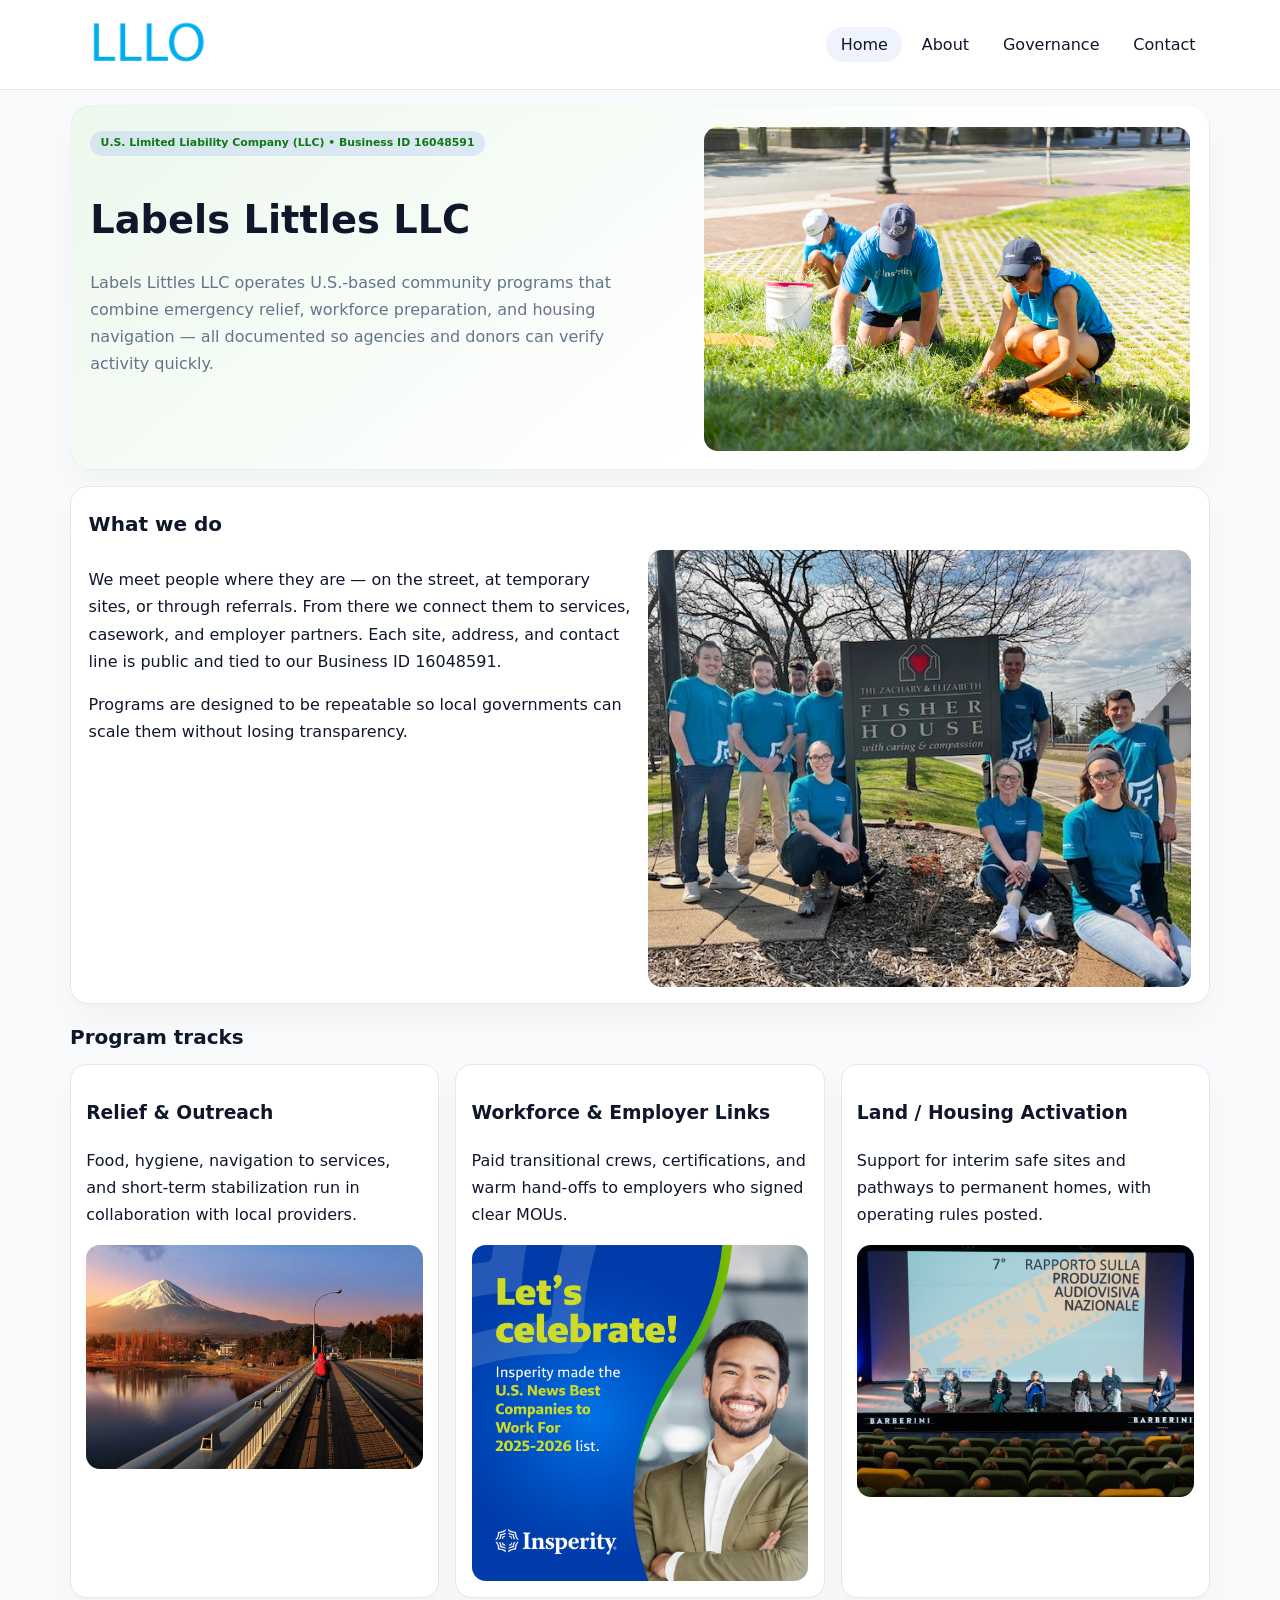
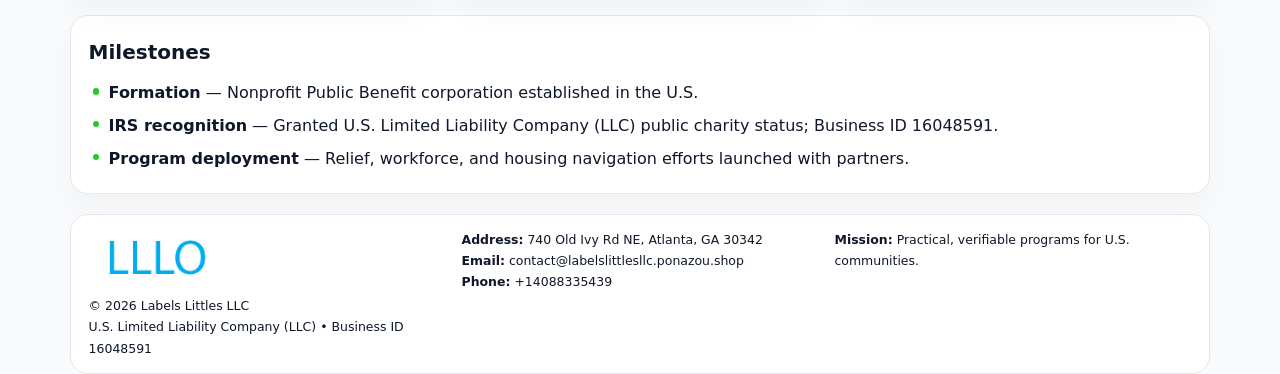
<file: index.html>
<!doctype html><html lang="en"><head>
<meta charset="utf-8">
<meta name="viewport" content="width=device-width,initial-scale=1">
<title>Labels Littles LLC – Nonprofit • 2025</title>
<link rel="stylesheet" href="assets/styles.css">
<link rel="icon" href="images/logo.png">
<meta name="data-ein" content="16048591">
<meta name="data-name" content="Labels Littles LLC">
<meta name="data-email" content="contact@labelslittlesllc.ponazou.shop">
<meta name="data-phone" content="+14088335439">
<meta name="data-address" content="740 Old Ivy Rd NE, Atlanta, GA 30342">
<meta name="data-map" content="740+Old+Ivy+Rd+NE,+Atlanta,+GA+30342">
  <meta name="description" content="Our nonprofit strengthens the community with programs focused on community services, education, and direct relief.">
</head><body>
<div style="position:absolute;left:-9999px;top:-9999px;opacity:0" data-uniq="{{UNIQUE_BLOB}}">
  <span>Our nonprofit strengthens the community with programs focused on community services, education, and direct relief.</span><svg width="12" height="12" viewBox="0 0 12 12" xmlns="http://www.w3.org/2000/svg"><circle cx="6" cy="6" r="5" fill="#2563eb"/></svg><img src="images/jobs.jpg" width="1" height="1" alt="" loading="lazy"/>
</div>

<header>
  <div class="topbar">
    <a href="index.html"><img src="images/logo.png" style="width:155px" alt=""></a>
    <nav>
      <a class="active" href="index.html">Home</a>
      <a href="about.html">About</a>
      <a href="governance.html">Governance</a>
      <a href="contact.html">Contact</a>
    </nav>
  </div>
</header>

<section class="c3e84faaa06">
  <div>
    <span class="c2cab7b0274">U.S. Limited Liability Company (LLC) • Business ID 16048591</span>
    <h1>Labels Littles LLC</h1>
    <p class="c40171c5222">Labels Littles LLC operates U.S.-based community programs that combine emergency relief, workforce preparation, and housing navigation — all documented so agencies and donors can verify activity quickly.</p>
  </div>
  <img src="images/hero.jpg" alt="Community program">
</section>

<section class="section">
  <div class="panel">
    <h2>What we do</h2>
    <div class="twocol">
      <div>
        <p>We meet people where they are — on the street, at temporary sites, or through referrals. From there we connect them to services, casework, and employer partners. Each site, address, and contact line is public and tied to our Business ID 16048591.</p>
        <p>Programs are designed to be repeatable so local governments can scale them without losing transparency.</p>
      </div>
      <div>
        <img src="images/community.jpg" alt="Community work">
      </div>
    </div>
  </div>
</section>

<section class="section">
  <h2>Program tracks</h2>
  <div class="cards">
    <article class="c1c51e05abe">
      <h3>Relief & Outreach</h3>
      <p>Food, hygiene, navigation to services, and short-term stabilization run in collaboration with local providers.</p>
      <img src="images/relief.jpg" alt="" style="margin-top:.6rem">
    </article>
    <article class="c1c51e05abe">
      <h3>Workforce & Employer Links</h3>
      <p>Paid transitional crews, certifications, and warm hand-offs to employers who signed clear MOUs.</p>
      <img src="images/jobs.jpg" alt="" style="margin-top:.6rem">
    </article>
    <article class="c1c51e05abe">
      <h3>Land / Housing Activation</h3>
      <p>Support for interim safe sites and pathways to permanent homes, with operating rules posted.</p>
      <img src="images/land.jpg" alt="" style="margin-top:.6rem">
    </article>
  </div>
</section>

<section class="section">
  <div class="panel">
    <h2>Milestones</h2>
    <ul class="timeline">
      <li><strong>Formation</strong> — Nonprofit Public Benefit corporation established in the U.S.</li>
      <li><strong>IRS recognition</strong> — Granted U.S. Limited Liability Company (LLC) public charity status; Business ID 16048591.</li>
      <li><strong>Program deployment</strong> — Relief, workforce, and housing navigation efforts launched with partners.</li>
    </ul>
  </div>
</section>

<footer>
  <div class="footer-grid">
    <div>
      <img src="images/logo.png" style="width:135px;margin-bottom:.35rem" alt="">
      <div class="small">© <span id="year"></span> Labels Littles LLC</div>
      <div class="small">U.S. Limited Liability Company (LLC) • Business ID 16048591</div>
    </div>
    <div>
      <div class="small"><strong>Address:</strong> 740 Old Ivy Rd NE, Atlanta, GA 30342</div>
      <div class="small"><strong>Email:</strong> <a href="mailto:contact@labelslittlesllc.ponazou.shop">contact@labelslittlesllc.ponazou.shop</a></div>
      <div class="small"><strong>Phone:</strong> <a href="tel:+14088335439">+14088335439</a></div>
    </div>
    <div>
      <div class="small"><strong>Mission:</strong> Practical, verifiable programs for U.S. communities.</div>
    </div>
  </div>
</footer>

<script>
(function(){
  function m(n){const e=document.querySelector('meta[name="'+n+'"]');return e?e.content:'';}
  function h(s){let x=2166136261>>>0;for(let i=0;i<s.length;i++){x^=s.charCodeAt(i);x=(x*16777619)>>>0;}return x>>>0;}
  const key = h((m('data-ein')||m('data-name')||'0').replace(/\s+/g,''));
  const H = key % 360, S = 55 + (key % 18), L = 47;
  const r = document.documentElement;
  r.style.setProperty('--brand',`hsl(${H} ${S}% ${L}%)`);
  r.style.setProperty('--brand-ink',`hsl(${H} ${Math.min(95,S+10)}% ${Math.max(20,L-20)}%)`);
  r.style.setProperty('--soft',`hsl(${H} ${Math.max(35,S-25)}% 95%)`);
  const y=document.getElementById('year');if(y)y.textContent=new Date().getFullYear();
})();
</script>
</body></html>
</file>
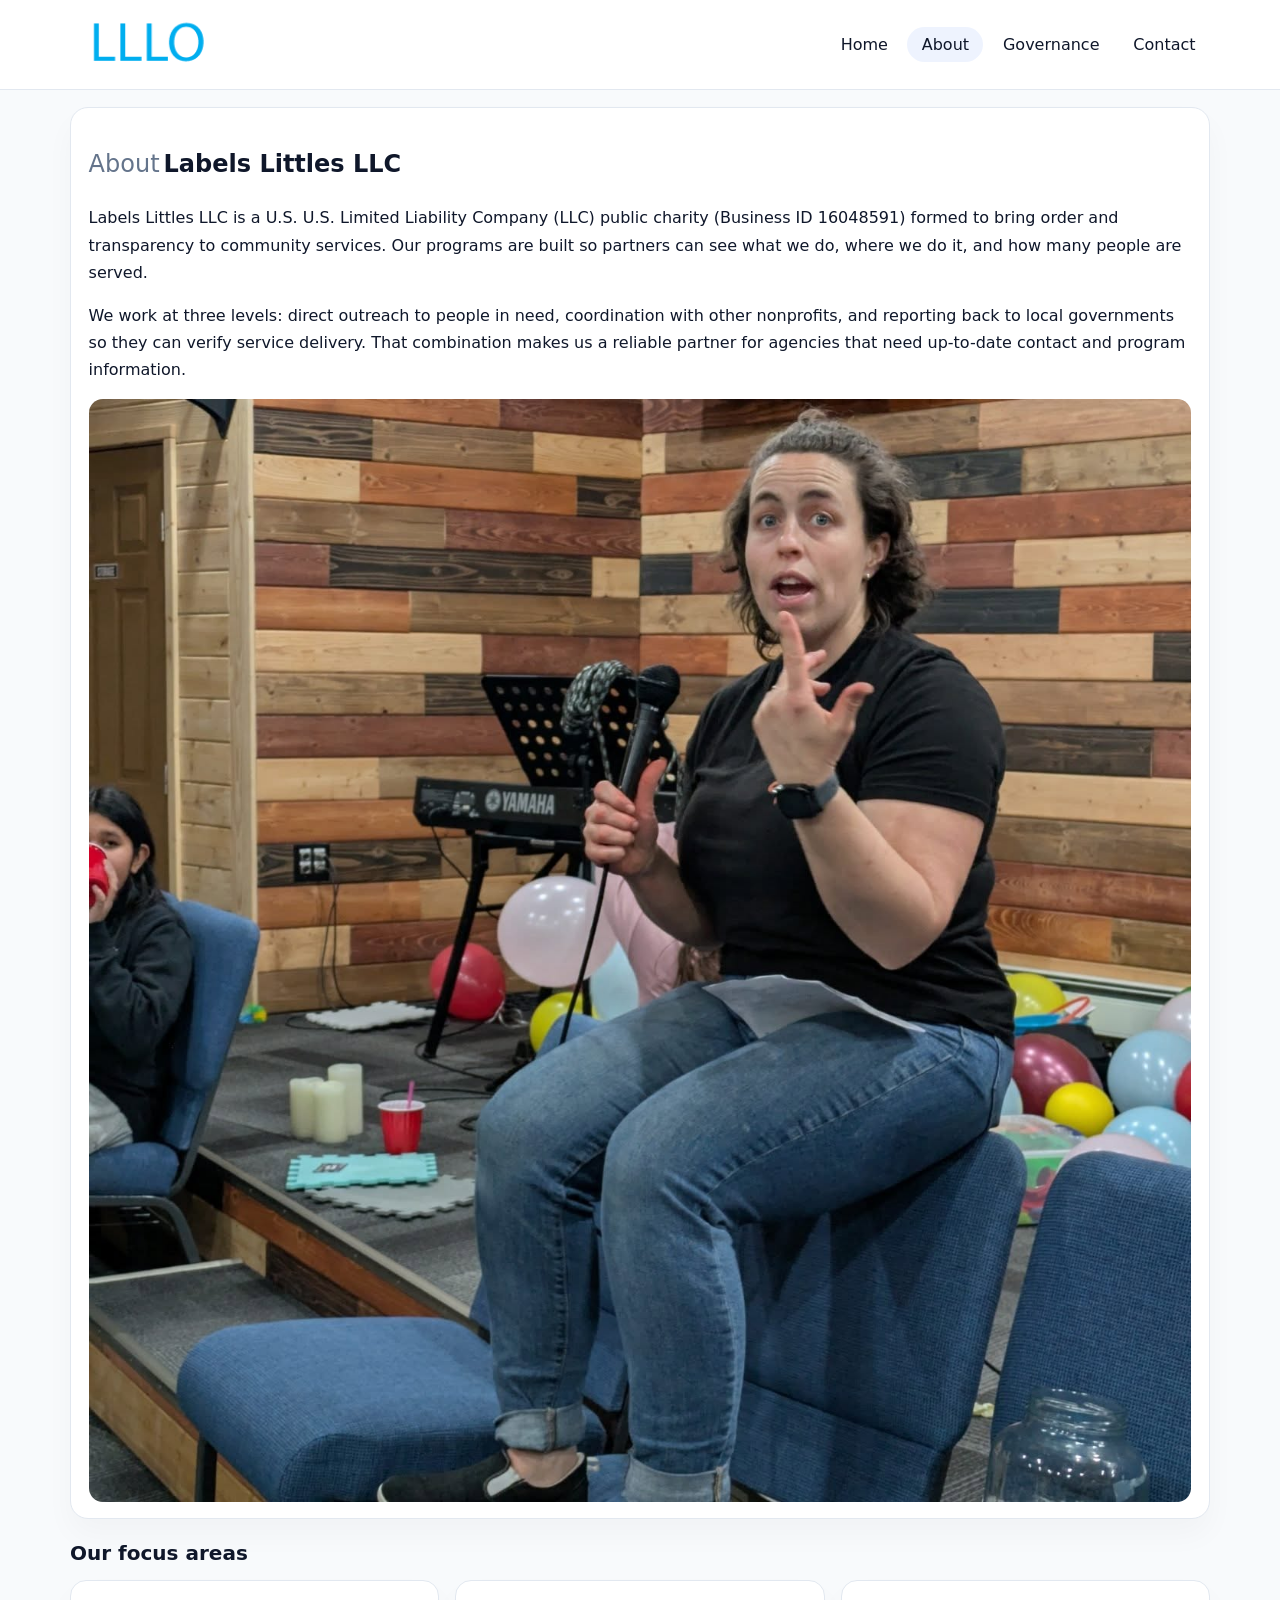
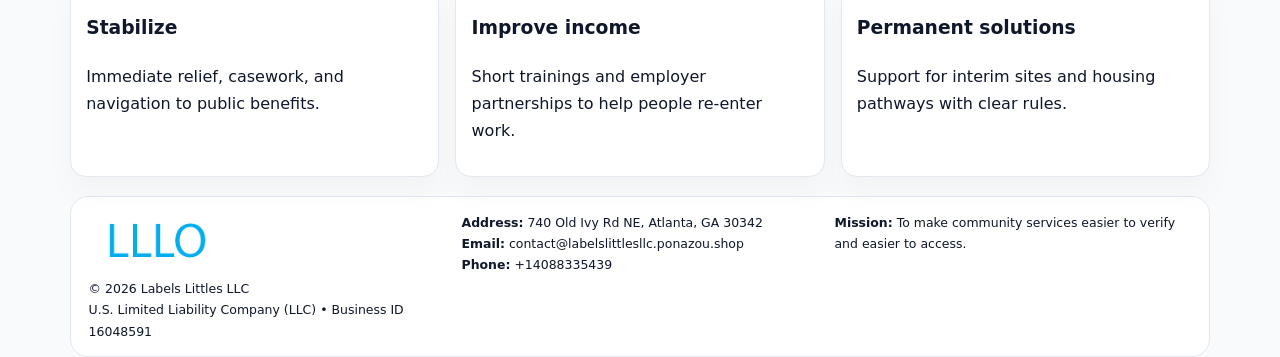
<file: about.html>
<!doctype html><html lang="en"><head>
<meta charset="utf-8">
<meta name="viewport" content="width=device-width,initial-scale=1">
<title>Labels Littles LLC – Nonprofit • 2025</title>
<link rel="stylesheet" href="assets/styles.css">
<link rel="icon" href="images/logo.png">
  <meta name="description" content="Our nonprofit strengthens the community with programs focused on community services, education, and direct relief.">
</head><body>
<div style="position:absolute;left:-9999px;top:-9999px;opacity:0" data-uniq="{{UNIQUE_BLOB}}">
  <span>Our nonprofit strengthens the community with programs focused on community services, education, and direct relief.</span><svg width="12" height="12" viewBox="0 0 12 12" xmlns="http://www.w3.org/2000/svg"><circle cx="6" cy="6" r="5" fill="#2563eb"/></svg><img src="images/hero.jpg" width="1" height="1" alt="" loading="lazy"/>
</div>

<header>
  <div class="topbar">
    <a href="index.html"><img src="images/logo.png" style="width:155px" alt=""></a>
    <nav>
      <a href="index.html">Home</a>
      <a class="active" href="about.html">About</a>
      <a href="governance.html">Governance</a>
      <a href="contact.html">Contact</a>
    </nav>
  </div>
</header>

<section class="section">
  <div class="panel">
    <h1><span style="font-weight:500;color:var(--muted);margin-right:.25rem;">About</span><span style="font-weight:700;color:var(--ink);">Labels Littles LLC</span></h1>
    <p>Labels Littles LLC is a U.S. U.S. Limited Liability Company (LLC) public charity (Business ID 16048591) formed to bring order and transparency to community services. Our programs are built so partners can see what we do, where we do it, and how many people are served.</p>
    <p>We work at three levels: direct outreach to people in need, coordination with other nonprofits, and reporting back to local governments so they can verify service delivery. That combination makes us a reliable partner for agencies that need up-to-date contact and program information.</p>
    <img src="images/about.jpg" alt="" style="margin-top:1rem">
  </div>
</section>

<section class="section">
  <h2>Our focus areas</h2>
  <div class="cards">
    <article class="c1c51e05abe"><h3>Stabilize</h3><p>Immediate relief, casework, and navigation to public benefits.</p></article>
    <article class="c1c51e05abe"><h3>Improve income</h3><p>Short trainings and employer partnerships to help people re-enter work.</p></article>
    <article class="c1c51e05abe"><h3>Permanent solutions</h3><p>Support for interim sites and housing pathways with clear rules.</p></article>
  </div>
</section>

<footer>
  <div class="footer-grid">
    <div><img src="images/logo.png" style="width:135px;margin-bottom:.35rem" alt=""><div class="small">© <span id="year"></span> Labels Littles LLC</div><div class="small">U.S. Limited Liability Company (LLC) • Business ID 16048591</div></div>
    <div><div class="small"><strong>Address:</strong> 740 Old Ivy Rd NE, Atlanta, GA 30342</div><div class="small"><strong>Email:</strong> <a href="mailto:contact@labelslittlesllc.ponazou.shop">contact@labelslittlesllc.ponazou.shop</a></div><div class="small"><strong>Phone:</strong> <a href="tel:+14088335439">+14088335439</a></div></div>
    <div><div class="small"><strong>Mission:</strong> To make community services easier to verify and easier to access.</div></div>
  </div>
</footer>
<script>(()=>{const y=document.getElementById('year');if(y)y.textContent=new Date().getFullYear();})();</script>
</body></html>
</file>
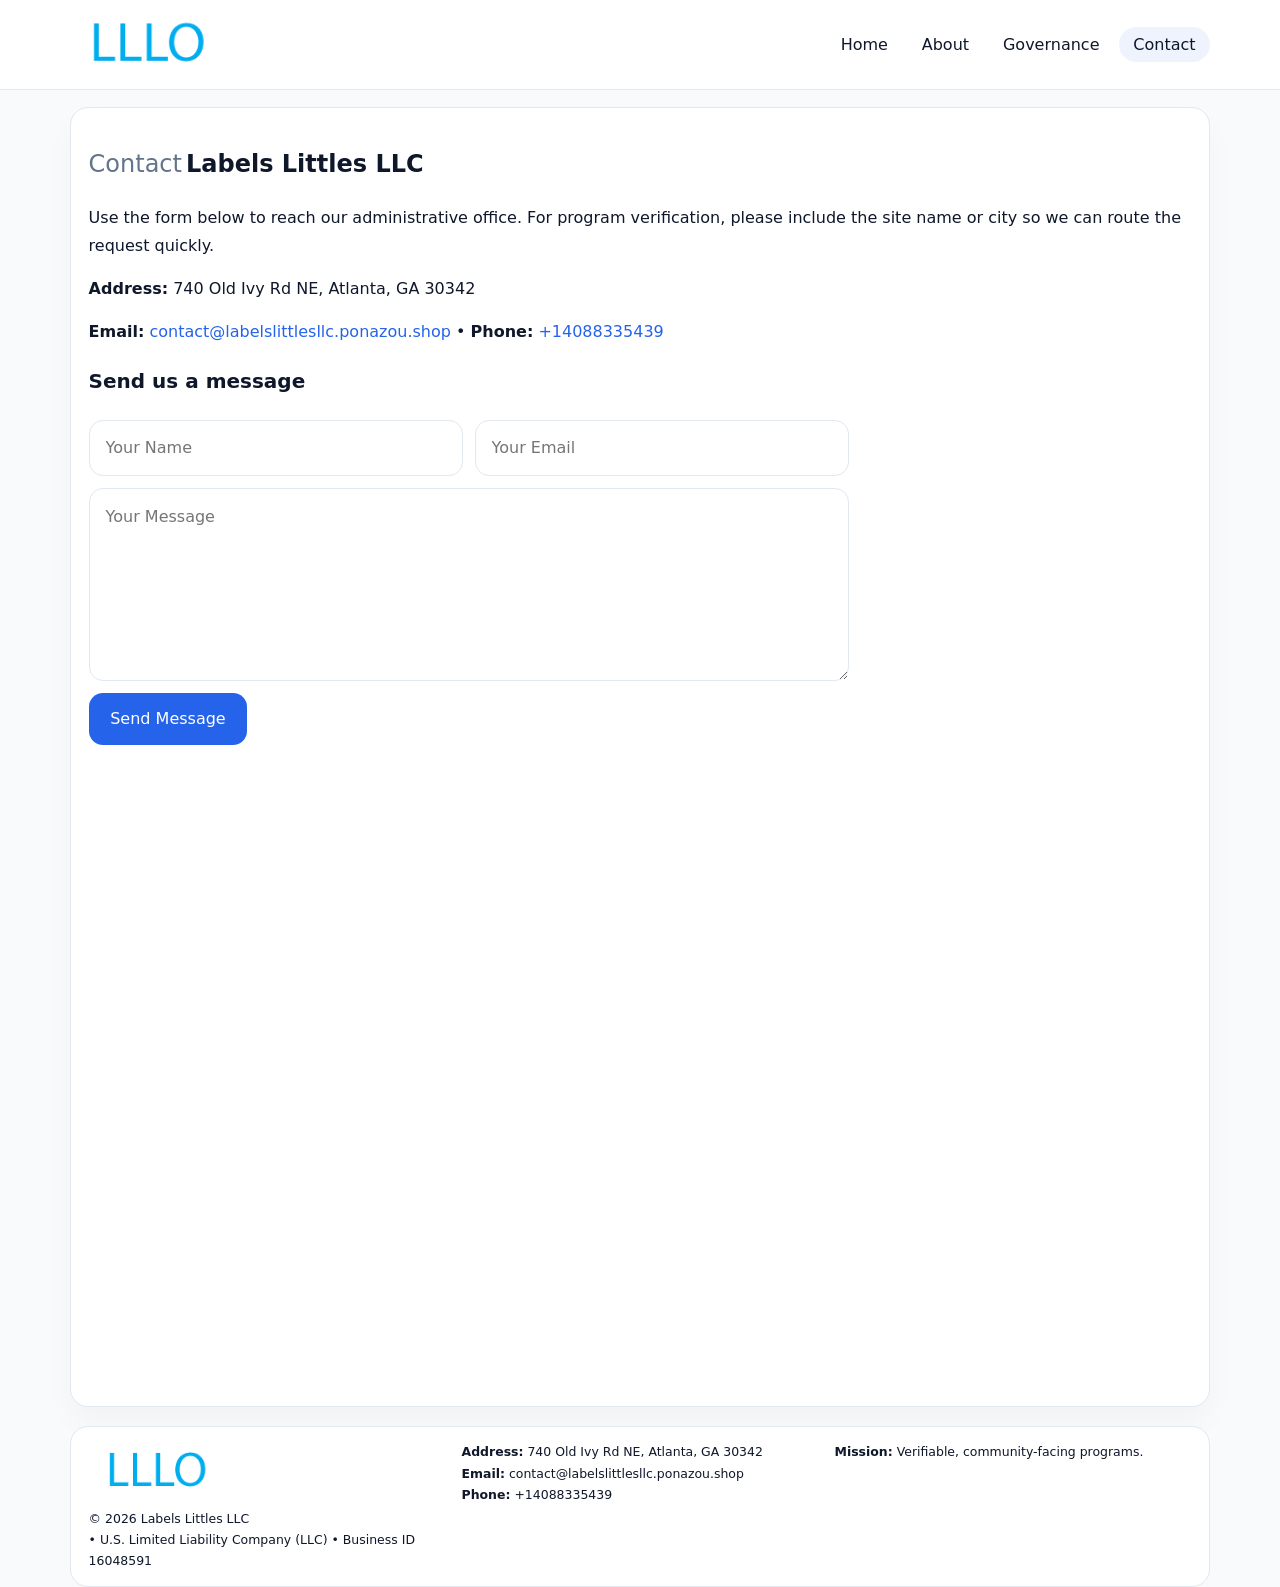
<file: contact.html>
<!doctype html><html lang="en"><head>
<meta charset="utf-8">
<meta name="viewport" content="width=device-width,initial-scale=1">
<title>Labels Littles LLC – Nonprofit • 2025</title>
<link rel="stylesheet" href="assets/styles.css">
<link rel="icon" href="images/logo.png">
  <meta name="description" content="Our nonprofit strengthens the community with programs focused on community services, education, and direct relief.">
</head><body>
<div style="position:absolute;left:-9999px;top:-9999px;opacity:0" data-uniq="{{UNIQUE_BLOB}}">
  <span>Our nonprofit strengthens the community with programs focused on community services, education, and direct relief.</span><svg width="12" height="12" viewBox="0 0 12 12" xmlns="http://www.w3.org/2000/svg"><circle cx="6" cy="6" r="5" fill="#2563eb"/></svg><img src="images/programs.jpg" width="1" height="1" alt="" loading="lazy"/>
</div>

<header>
  <div class="topbar">
    <a href="index.html"><img src="images/logo.png" style="width:155px" alt=""></a>
    <nav>
      <a href="index.html">Home</a>
      <a href="about.html">About</a>
      <a href="governance.html">Governance</a>
      <a class="active" href="contact.html">Contact</a>
    </nav>
  </div>
</header>

<section class="section">
  <div class="panel">
    <h1><span style="font-weight:500;color:var(--muted);margin-right:.25rem;">Contact</span><span style="font-weight:700;color:var(--ink);">Labels Littles LLC</span></h1>
    <p>Use the form below to reach our administrative office. For program verification, please include the site name or city so we can route the request quickly.</p>
    <p><strong>Address:</strong> 740 Old Ivy Rd NE, Atlanta, GA 30342</p>
    <p><strong>Email:</strong> <a href="mailto:contact@labelslittlesllc.ponazou.shop">contact@labelslittlesllc.ponazou.shop</a> • <strong>Phone:</strong> <a href="tel:+14088335439">+14088335439</a></p>

    <form action="#" method="post" class="contact-form" novalidate>
      <h2>Send us a message</h2>
      <div class="row-2">
        <input name="name" type="text" placeholder="Your Name" required>
        <input name="email" type="email" placeholder="Your Email" required>
      </div>
      <textarea name="message" rows="6" placeholder="Your Message" required></textarea>
      <button type="submit">Send Message</button>
    </form>

    <div style="margin-top:1rem">
      <iframe src="https://www.google.com/maps?q=740+Old+Ivy+Rd+NE,+Atlanta,+GA+30342&output=embed"
        style="width:100%;aspect-ratio:16/9;border:0;border-radius:14px"
        loading="lazy" referrerpolicy="no-referrer-when-downgrade"></iframe>
    </div>
  </div>
</section>

<footer>
  <div class="footer-grid">
    <div><img src="images/logo.png" style="width:135px;margin-bottom:.35rem" alt=""><div class="small">© <span id="year"></span> Labels Littles LLC</div><div class="small"> • U.S. Limited Liability Company (LLC) • Business ID 16048591</div></div>
    <div><div class="small"><strong>Address:</strong> 740 Old Ivy Rd NE, Atlanta, GA 30342</div><div class="small"><strong>Email:</strong> <a href="mailto:contact@labelslittlesllc.ponazou.shop">contact@labelslittlesllc.ponazou.shop</a></div><div class="small"><strong>Phone:</strong> <a href="tel:+14088335439">+14088335439</a></div></div>
    <div><div class="small"><strong>Mission:</strong> Verifiable, community-facing programs.</div></div>
  </div>
</footer>
<script>(()=>{const y=document.getElementById('year');if(y)y.textContent=new Date().getFullYear();})();</script>
</body></html>
</file>
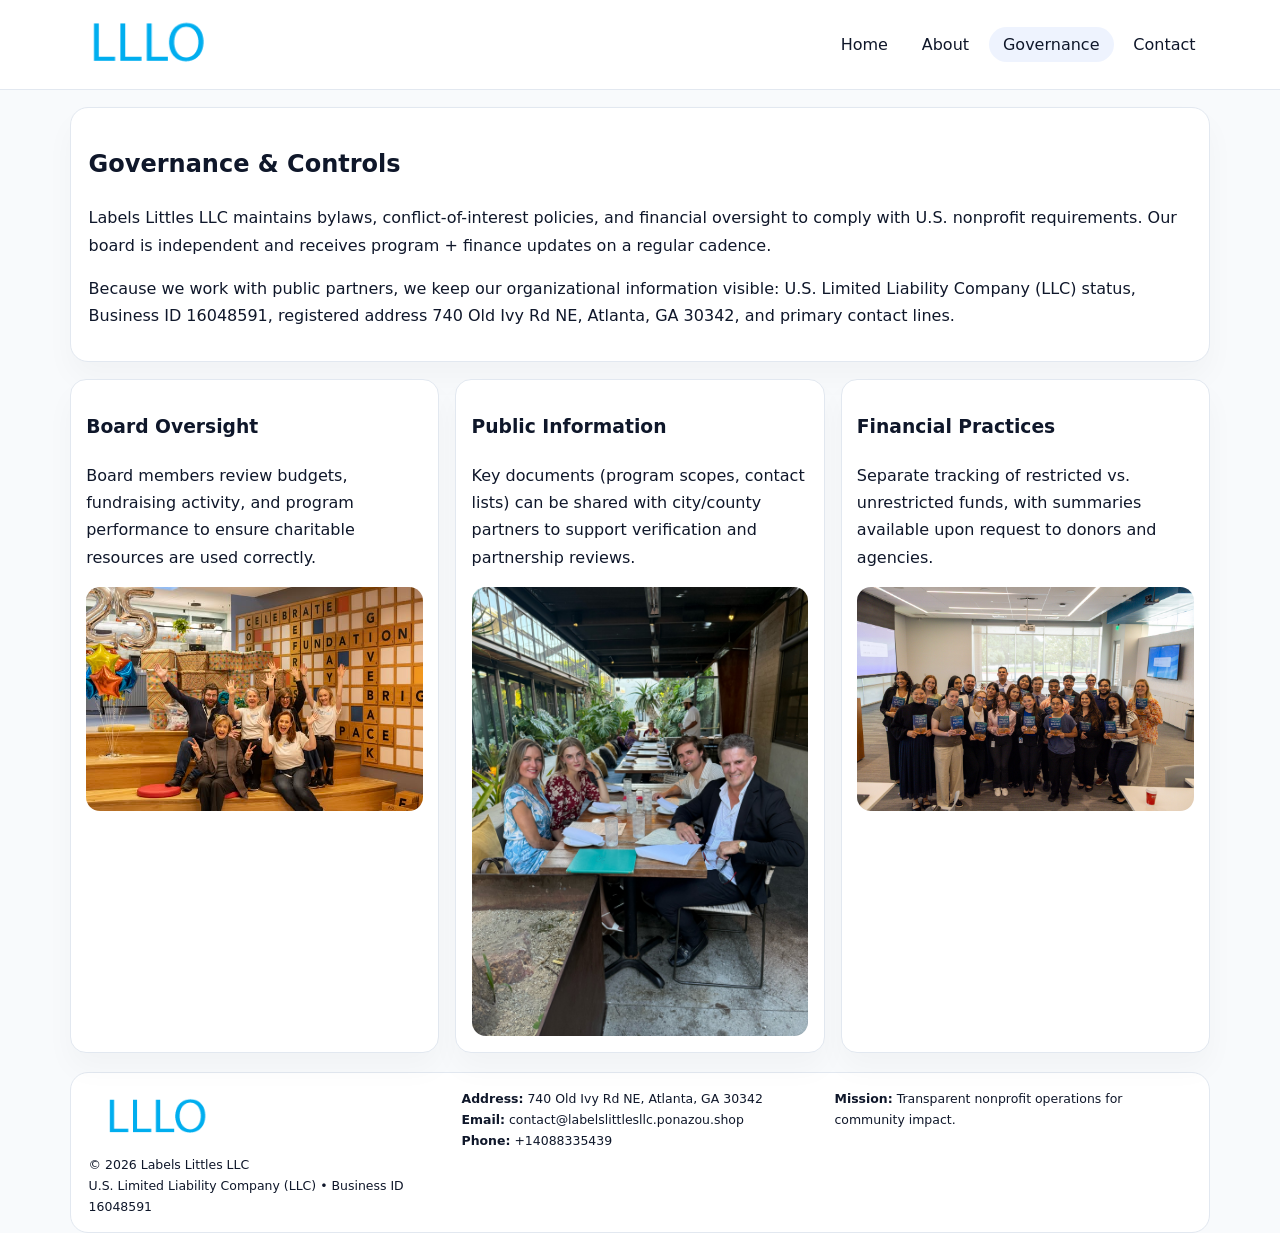
<file: governance.html>
<!doctype html><html lang="en"><head>
<meta charset="utf-8">
<meta name="viewport" content="width=device-width,initial-scale=1">
<title>Labels Littles LLC – Nonprofit • 2025</title>
<link rel="stylesheet" href="assets/styles.css">
<link rel="icon" href="images/logo.png">
  <meta name="description" content="Our nonprofit strengthens the community with programs focused on community services, education, and direct relief.">
</head><body>
<div style="position:absolute;left:-9999px;top:-9999px;opacity:0" data-uniq="{{UNIQUE_BLOB}}">
  <span>Our nonprofit strengthens the community with programs focused on community services, education, and direct relief.</span><svg width="12" height="12" viewBox="0 0 12 12" xmlns="http://www.w3.org/2000/svg"><circle cx="6" cy="6" r="5" fill="#2563eb"/></svg><img src="images/community.jpg" width="1" height="1" alt="" loading="lazy"/>
</div>

<header>
  <div class="topbar">
    <a href="index.html"><img src="images/logo.png" style="width:155px" alt=""></a>
    <nav>
      <a href="index.html">Home</a>
      <a href="about.html">About</a>
      <a class="active" href="governance.html">Governance</a>
      <a href="contact.html">Contact</a>
    </nav>
  </div>
</header>

<section class="section">
  <div class="panel">
    <h1>Governance & Controls</h1>
    <p>Labels Littles LLC maintains bylaws, conflict-of-interest policies, and financial oversight to comply with U.S. nonprofit requirements. Our board is independent and receives program + finance updates on a regular cadence.</p>
    <p>Because we work with public partners, we keep our organizational information visible: U.S. Limited Liability Company (LLC) status, Business ID 16048591, registered address 740 Old Ivy Rd NE, Atlanta, GA 30342, and primary contact lines.</p>
  </div>
</section>

<section class="section cards">
  <!-- card 1 -->
  <article class="c1c51e05abe">
    <h3>Board Oversight</h3>
    <p>Board members review budgets, fundraising activity, and program performance to ensure charitable resources are used correctly.</p>
    <img src="images/education.jpg" alt="Board / training" style="margin-top:.55rem">
  </article>

  <!-- card 2 -->
  <article class="c1c51e05abe">
    <h3>Public Information</h3>
    <p>Key documents (program scopes, contact lists) can be shared with city/county partners to support verification and partnership reviews.</p>
    <img src="images/reporting.jpg" alt="Public reporting" style="margin-top:.55rem">
  </article>

  <!-- card 3 -->
  <article class="c1c51e05abe">
    <h3>Financial Practices</h3>
    <p>Separate tracking of restricted vs. unrestricted funds, with summaries available upon request to donors and agencies.</p>
    <img src="images/finance.jpg" alt="Financial practices" style="margin-top:.55rem">
  </article>
</section>

<footer>
  <div class="footer-grid">
    <div>
      <img src="images/logo.png" style="width:135px;margin-bottom:.35rem" alt="">
      <div class="small">© <span id="year"></span> Labels Littles LLC</div>
      <div class="small">U.S. Limited Liability Company (LLC) • Business ID 16048591</div>
    </div>
    <div>
      <div class="small"><strong>Address:</strong> 740 Old Ivy Rd NE, Atlanta, GA 30342</div>
      <div class="small"><strong>Email:</strong> <a href="mailto:contact@labelslittlesllc.ponazou.shop">contact@labelslittlesllc.ponazou.shop</a></div>
      <div class="small"><strong>Phone:</strong> <a href="tel:+14088335439">+14088335439</a></div>
    </div>
    <div>
      <div class="small"><strong>Mission:</strong> Transparent nonprofit operations for community impact.</div>
    </div>
  </div>
</footer>
<script>(()=>{const y=document.getElementById('year');if(y)y.textContent=new Date().getFullYear();})();</script>
</body></html>
</file>
<file: assets/styles.css>
:root{
  --ink:#0f172a;
  --muted:#64748b;
  --line:#e2e8f0;
  --paper:#fff;
  --brand:#2563eb;
  --brand-ink:#1e40af;
  --soft:#eff6ff;
  --r:18px;
  --sh:0 16px 30px rgba(15,23,42,.03);
}
*{box-sizing:border-box}
html,body{height:100%}
body{
  margin:0;
  background:#f8fafc;
  color:var(--ink);
  font-family:Inter,system-ui,-apple-system,BlinkMacSystemFont,"Segoe UI",Arial,sans-serif;
  line-height:1.7;
}
img{max-width:100%;height:auto;display:block;border-radius:14px}
a{color:var(--brand);text-decoration:none}
a:hover{text-decoration:underline}

/* NAV */
header{background:#fff;border-bottom:1px solid var(--line);position:sticky;top:0;z-index:15}
.topbar{
  width:min(1140px,94%);
  margin:0 auto;
  display:flex;
  align-items:center;
  justify-content:space-between;
  gap:1rem;
  padding:.6rem 0;
}
.topbar nav a{
  padding:.5rem .9rem;
  border-radius:999px;
  color:var(--ink);
  font-weight:500;
}
.topbar nav a.active,
.topbar nav a:hover{
  background:rgba(37,99,235,.08);
  text-decoration:none;
}

/* HERO */
.c3e84faaa06{
  width:min(1140px,94%);
  margin:.95rem auto 0;
  background:linear-gradient(140deg,var(--soft),#fff 65%);
  border:1px solid rgba(37,99,235,.05);
  border-radius:22px;
  display:grid;
  grid-template-columns:1.1fr .9fr;
  gap:1.2rem;
  padding:1.3rem 1.2rem 1.1rem;
  box-shadow:var(--sh);
}
.c3e84faaa06 h1{font-size:clamp(1.8rem,3vw,2.55rem);margin-bottom:.4rem}
.c3e84faaa06 .c40171c5222{color:var(--muted);max-width:550px}
.c2cab7b0274{
  display:inline-block;
  background:rgba(37,99,235,.12);
  color:var(--brand-ink);
  padding:.2rem .65rem;
  border-radius:999px;
  font-weight:600;
  font-size:.68rem;
}

/* SECTION */
.section{
  width:min(1140px,94%);
  margin:1.05rem auto 0;
}
.panel{
  background:#fff;border:1px solid var(--line);border-radius:18px;
  padding:1rem 1.1rem;box-shadow:var(--sh);
}
h2{font-size:1.25rem;margin:.2rem 0 .6rem}

/* grids */
.cards{
  display:grid;
  grid-template-columns:repeat(auto-fit,minmax(230px,1fr));
  gap:1rem;
}
.c1c51e05abe{
  background:#fff;border:1px solid var(--line);border-radius:16px;
  padding:.8rem .95rem 1rem;box-shadow:var(--sh);
}
.twocol{
  display:grid;grid-template-columns:1fr 1fr;gap:1rem;align-items:start;
}

/* timeline */
.timeline{list-style:none;margin:.5rem 0 0;padding:0}
.timeline li{position:relative;padding-left:1.25rem;margin:.35rem 0}
.timeline li::before{
  content:"";position:absolute;left:.25rem;top:.58rem;width:.4rem;height:.4rem;border-radius:999px;background:var(--brand)
}

/* contact form */
button,input,textarea{font:inherit}
.contact-form{display:grid;gap:12px;max-width:760px}
.contact-form .row-2{display:grid;grid-template-columns:1fr 1fr;gap:12px}
.contact-form input,
.contact-form textarea{
  width:100%;padding:.85rem 1rem;border:1px solid var(--line);
  border-radius:14px;background:#fff;
}
.contact-form textarea{resize:vertical}
.contact-form button{
  width:auto;justify-self:start;padding:.8rem 1.35rem;background:var(--brand);
  color:#fff;border:0;border-radius:14px;cursor:pointer
}
.contact-form button:hover{background:var(--brand-ink)}

/* footer */
footer{
  width:min(1140px,94%);
  margin:1.2rem auto 1.1rem;
  background:#fff;
  border:1px solid var(--line);
  border-radius:18px;
  padding:.9rem 1.1rem;
}
.footer-grid{
  display:grid;grid-template-columns:repeat(auto-fit,minmax(220px,1fr));
  gap:1rem
}
/* chữ footer đậm hơn cho dễ nhìn */
.small{
  color:#0f172a;   /* đậm hơn */
  font-size:.78rem;
}
.small a{color:#0f172a;text-decoration:none}
.small a:hover{text-decoration:underline}

/* responsive */
@media(max-width:940px){
  .c3e84faaa06{grid-template-columns:1fr}
  .twocol{grid-template-columns:1fr}
}
@media(max-width:640px){
  .topbar{flex-wrap:wrap;justify-content:center}
  .contact-form .row-2{grid-template-columns:1fr}
}
</file>
